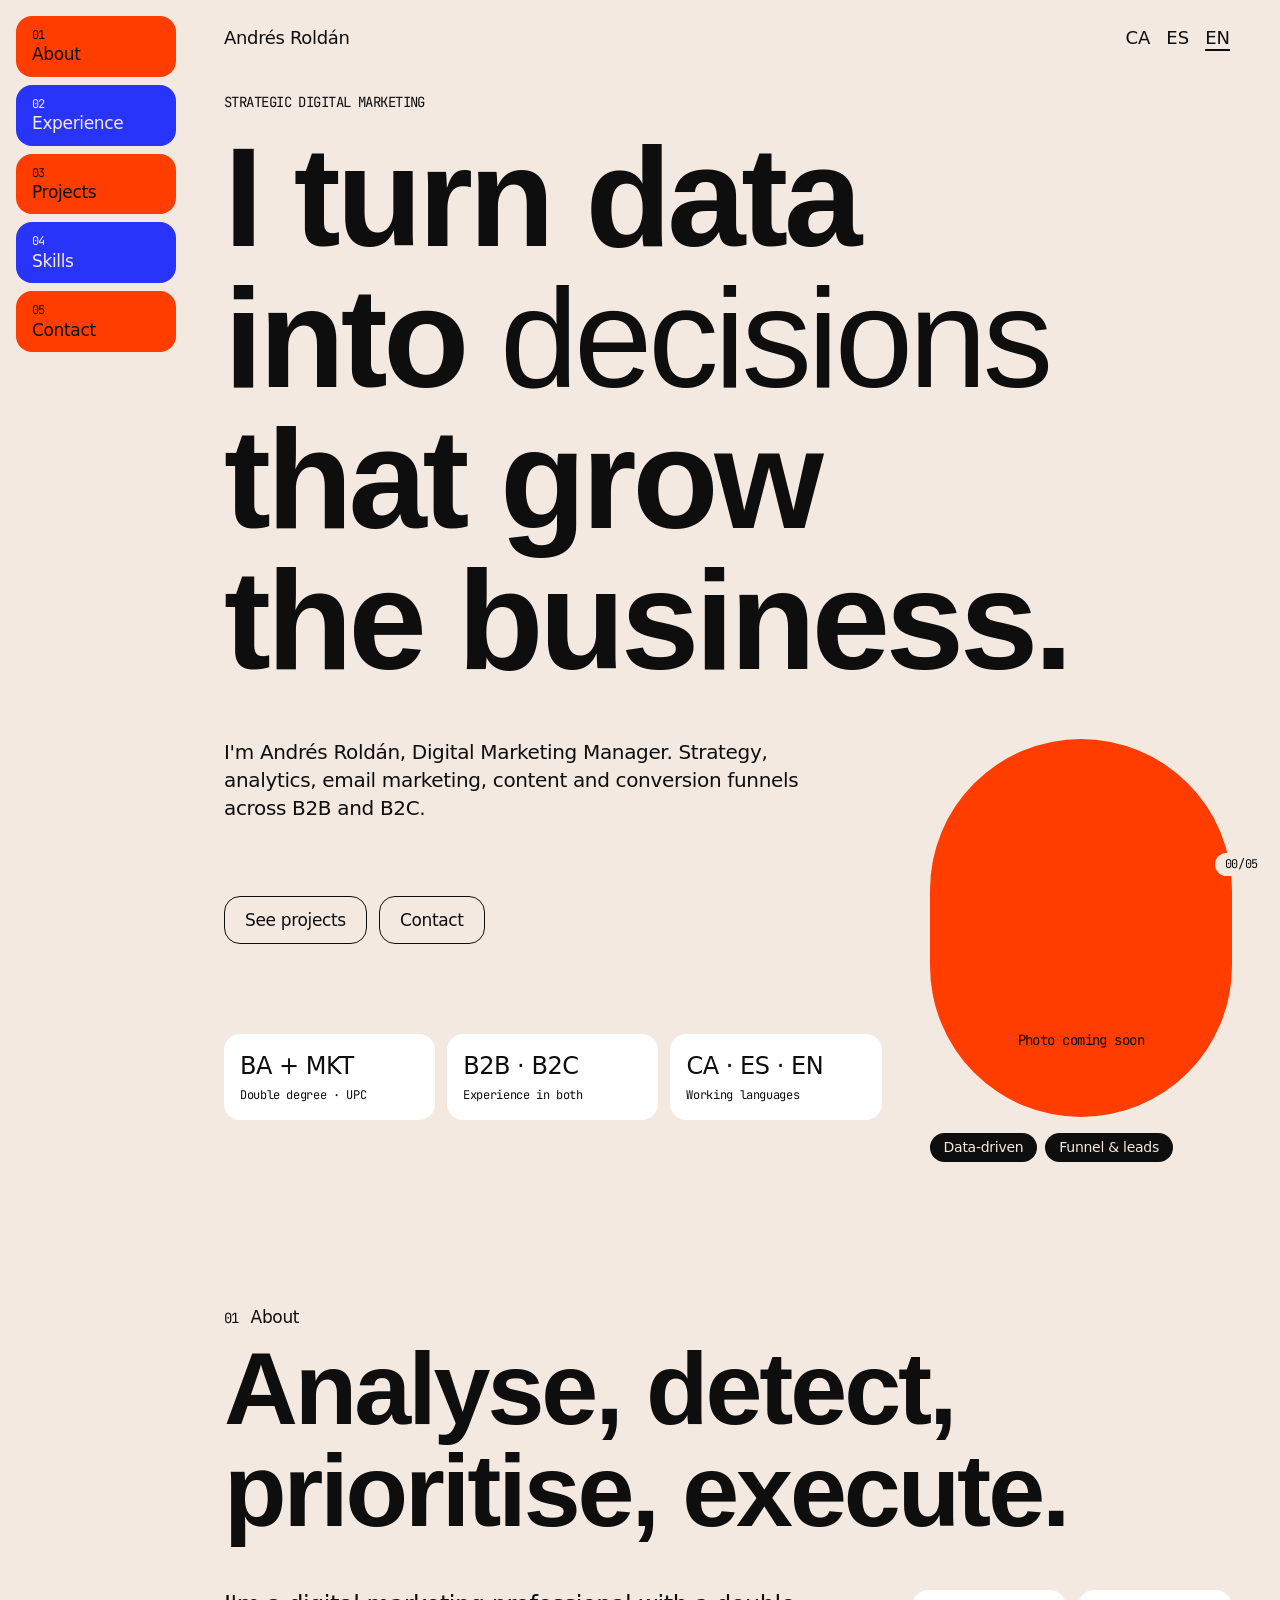
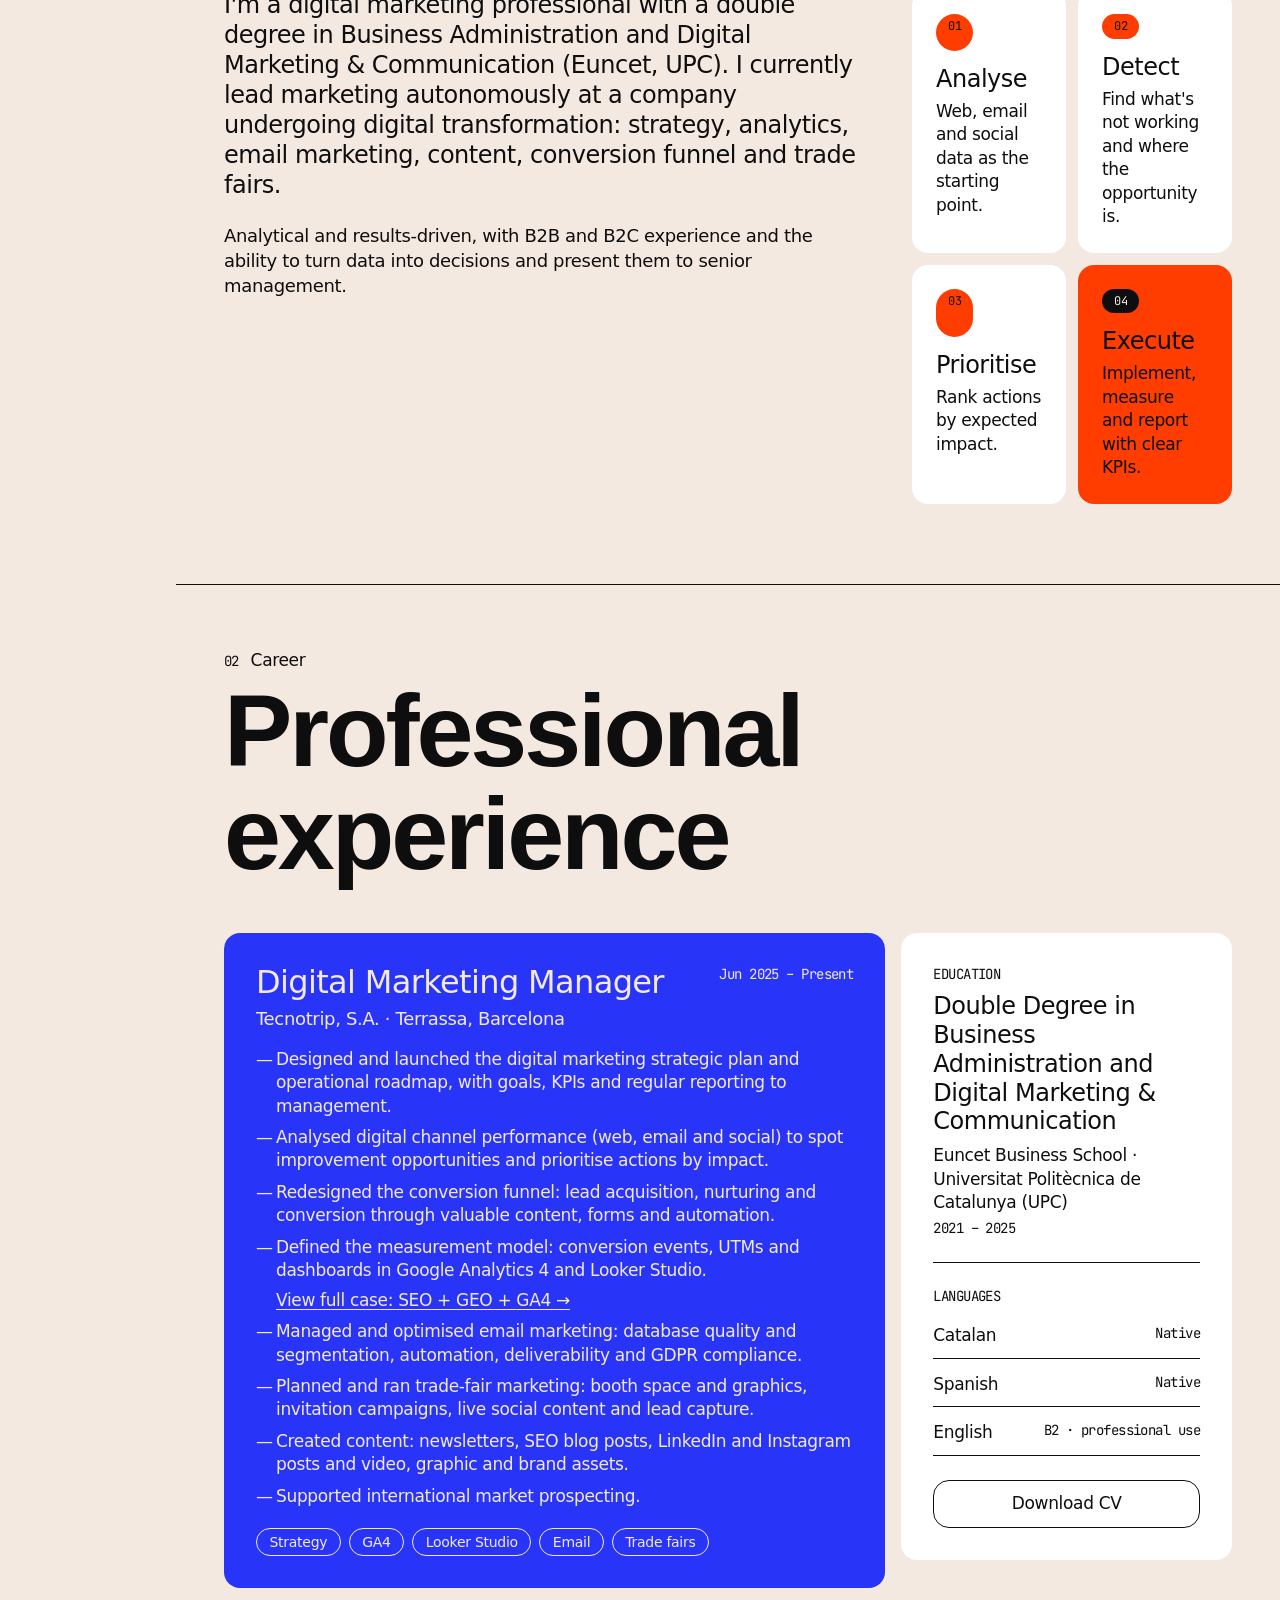
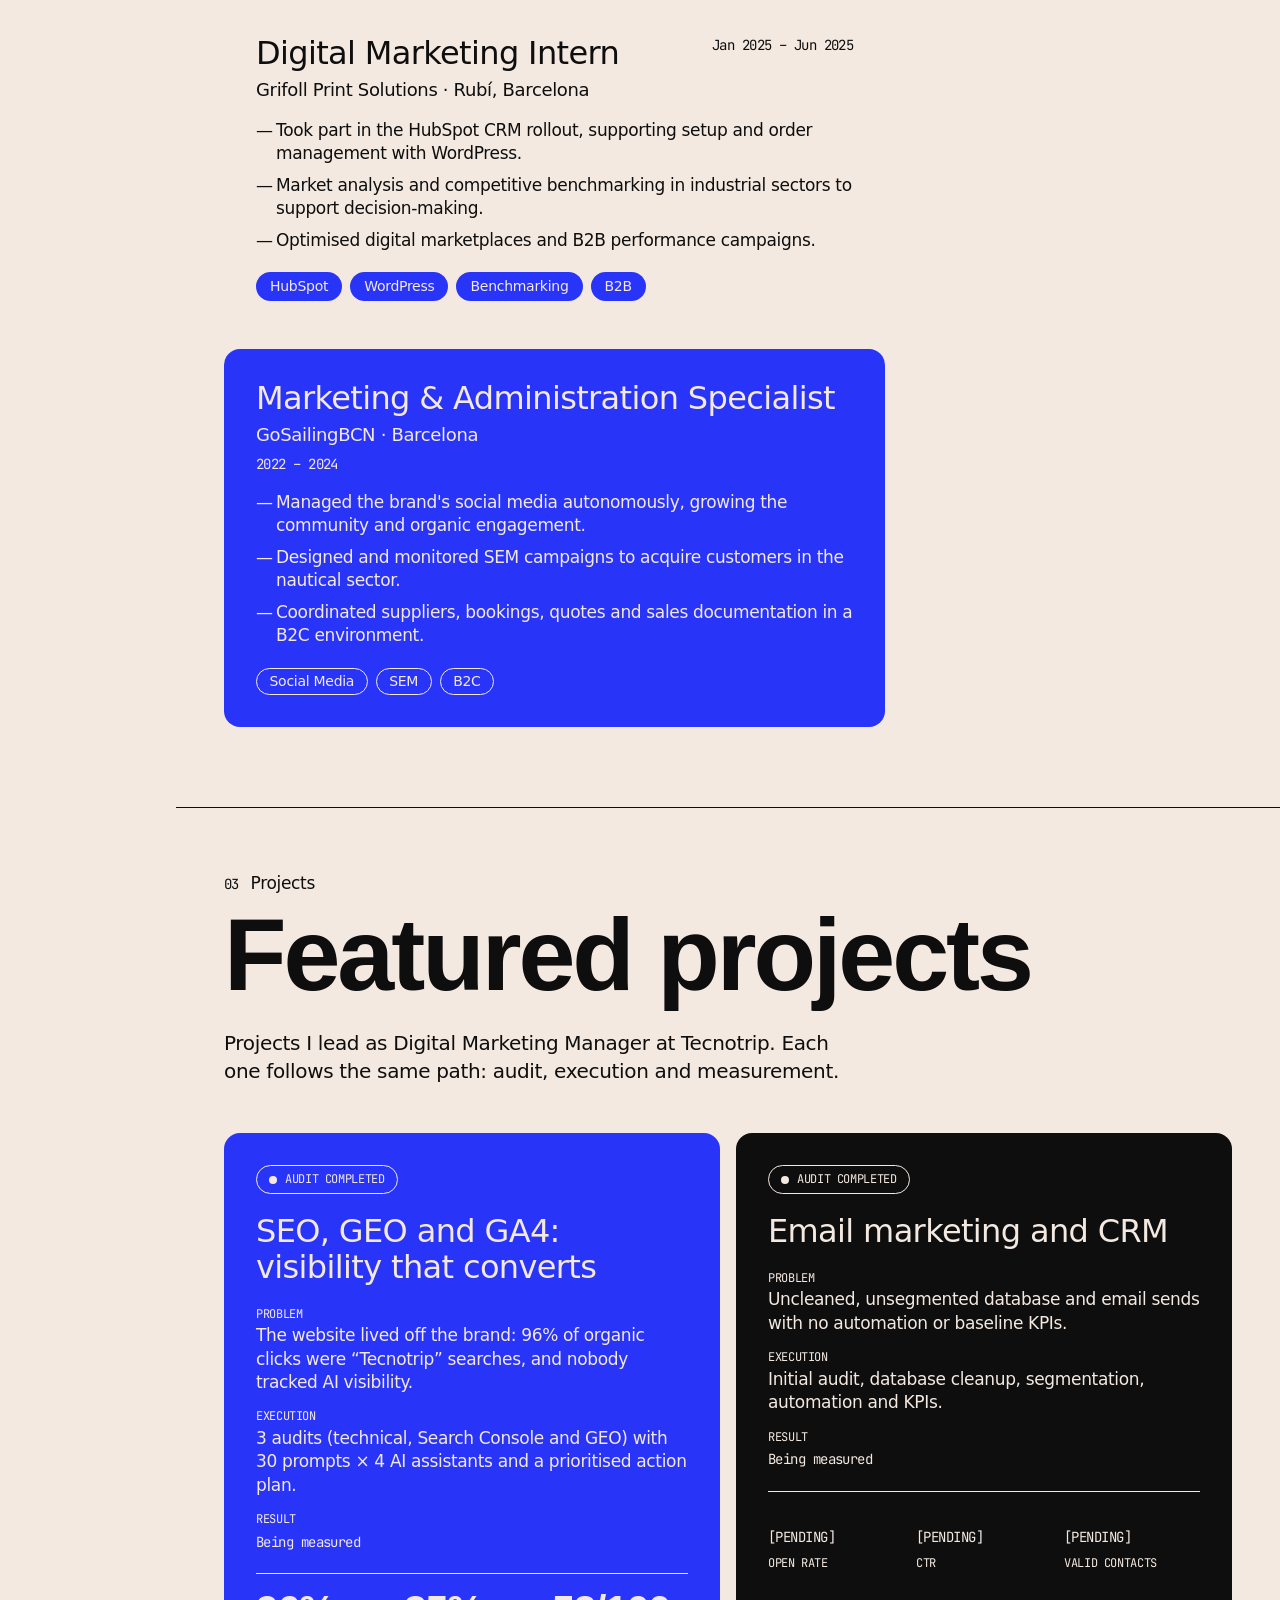
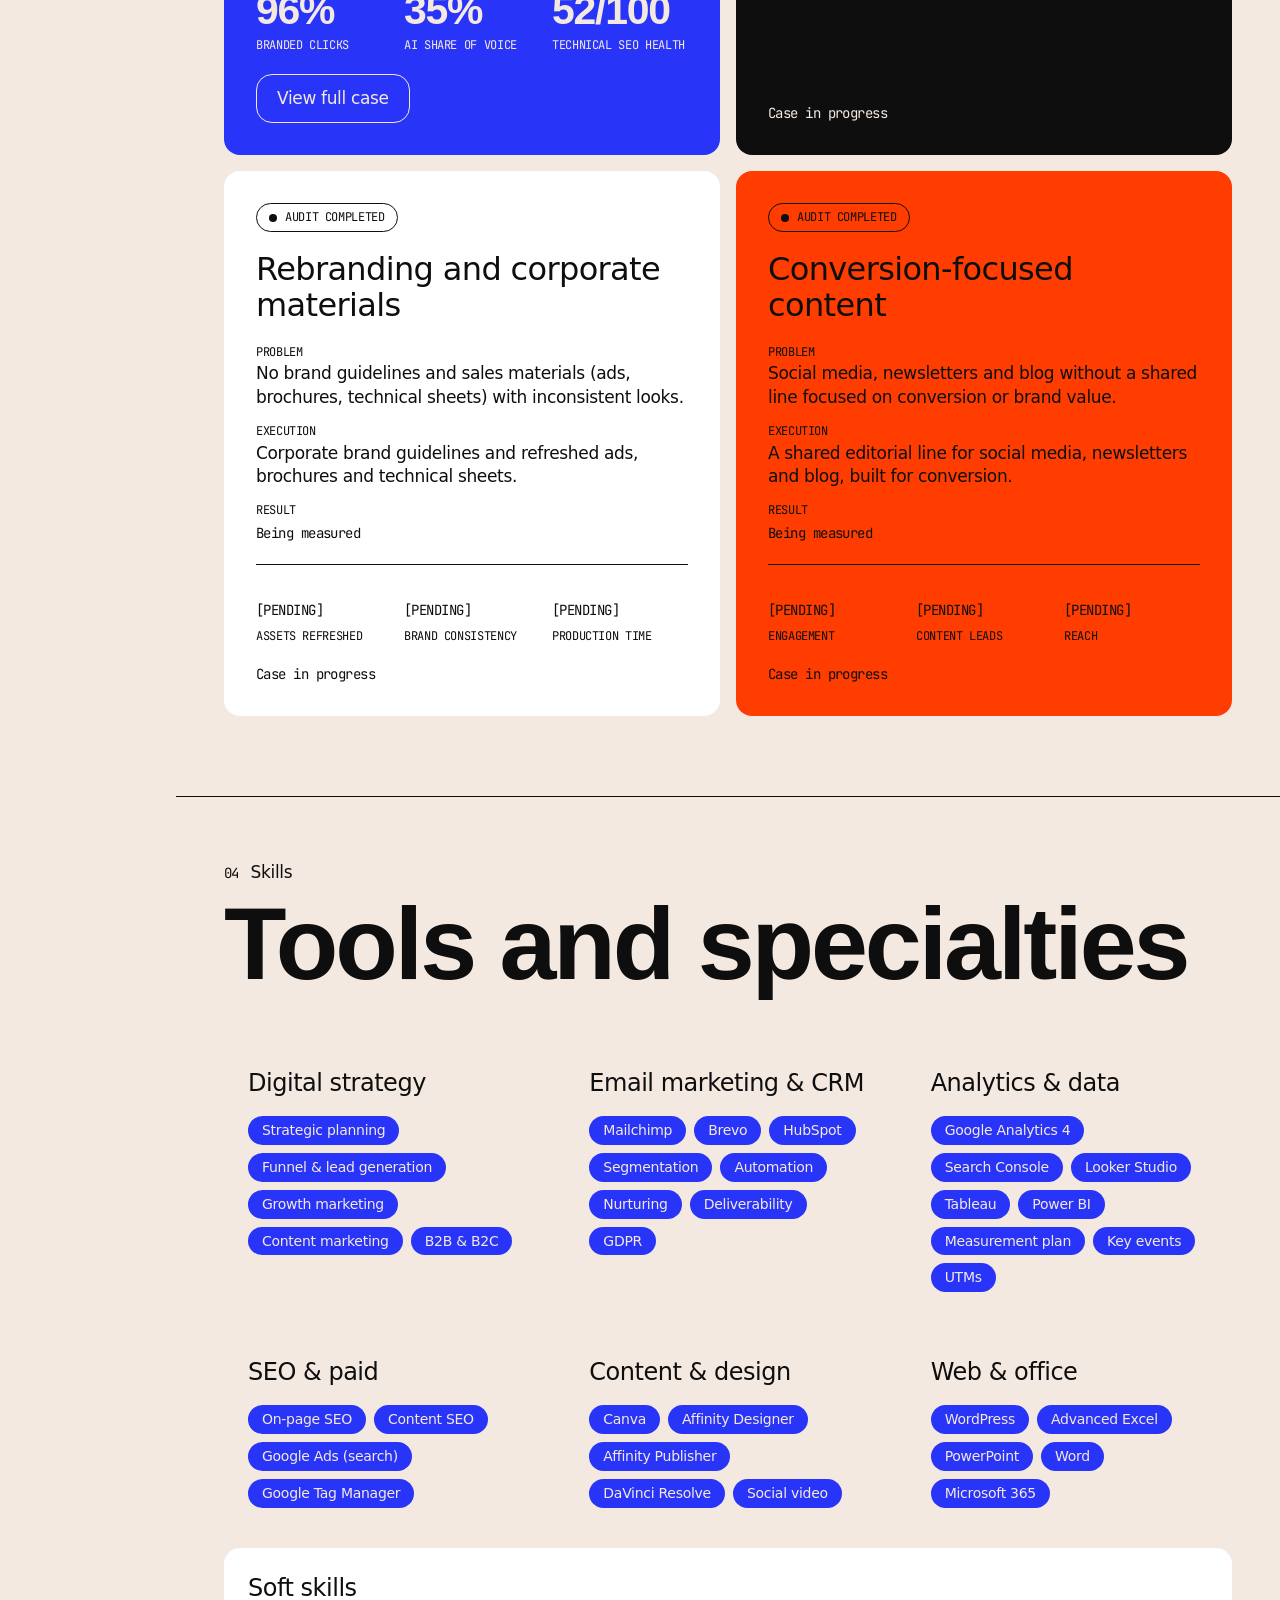
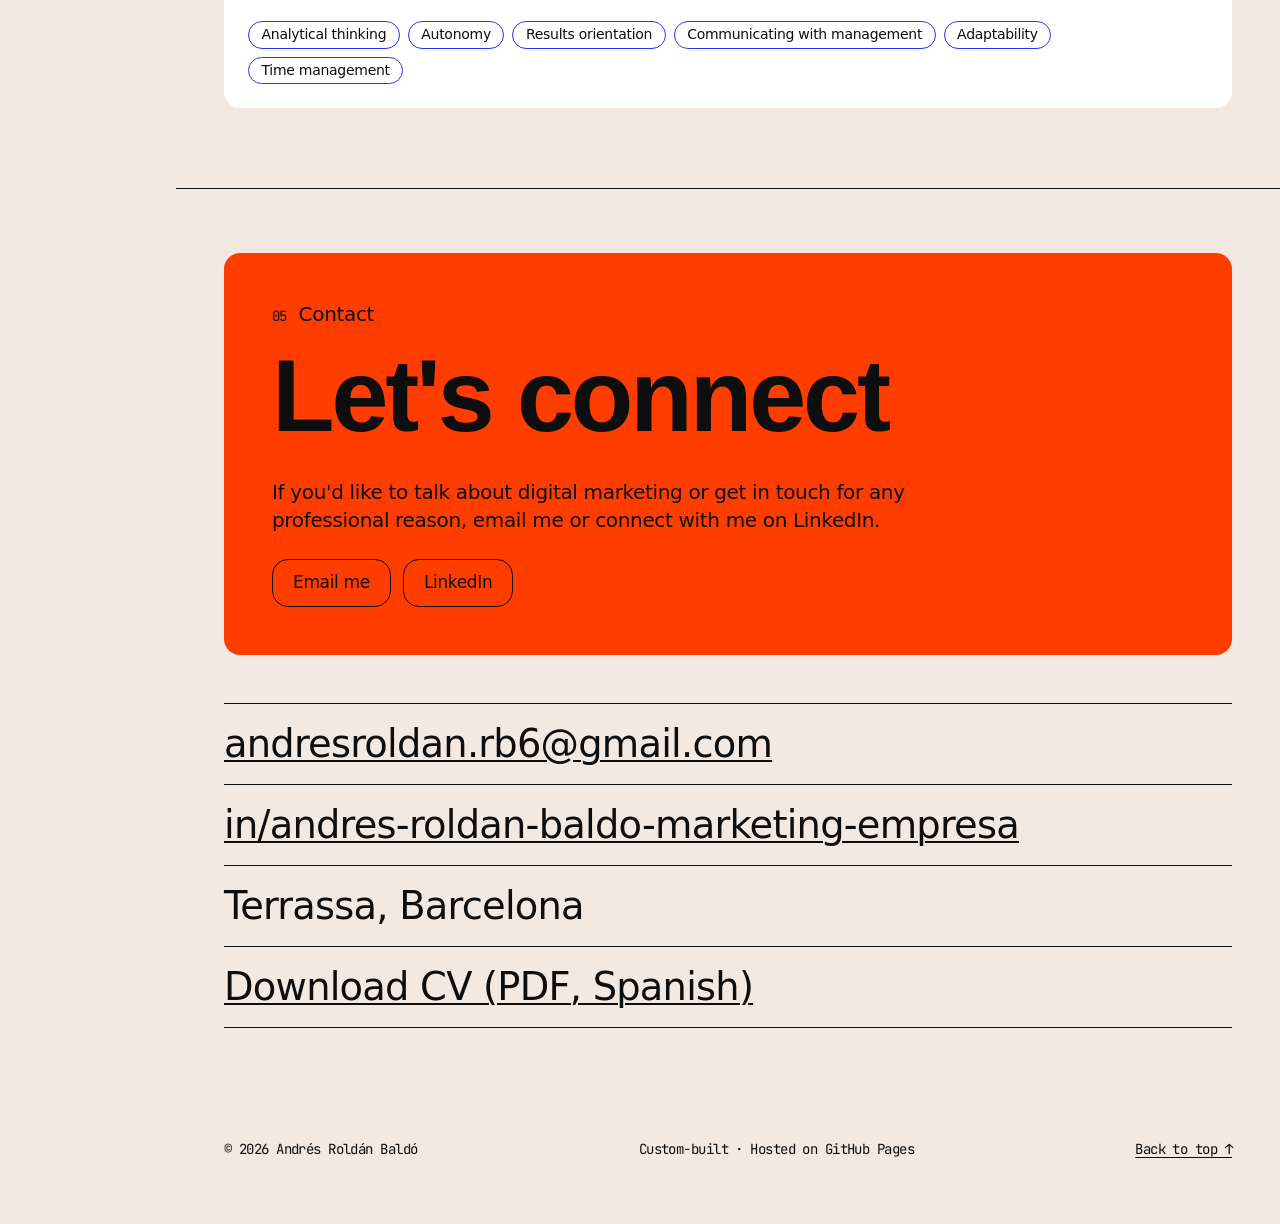
<file: index.html>
<!doctype html>
<html lang="ca">
<head>
  <meta charset="utf-8">
  <meta name="viewport" content="width=device-width, initial-scale=1, viewport-fit=cover">
  <title>Andrés Roldán Baldó · Màrqueting Digital</title>
  <meta name="description" content="Andrés Roldán Baldó — Responsable de Màrqueting Digital. Estratègia, analítica, email marketing, continguts i funnel de conversió en entorns B2B i B2C.">
  <meta name="author" content="Andrés Roldán Baldó">
  <meta name="theme-color" content="#f4e9e1">
  <meta property="og:type" content="website">
  <meta property="og:title" content="Andrés Roldán Baldó · Màrqueting Digital">
  <meta property="og:description" content="CV i portafoli: estratègia digital, analítica, email marketing i funnel de conversió.">
  <link rel="icon" href="assets/img/favicon.svg" type="image/svg+xml">
  <link rel="preconnect" href="https://api.fontshare.com" crossorigin>
  <link rel="preconnect" href="https://cdn.fontshare.com" crossorigin>
  <link rel="preconnect" href="https://fonts.googleapis.com">
  <link rel="preconnect" href="https://fonts.gstatic.com" crossorigin>
  <link href="https://api.fontshare.com/v2/css?f[]=general-sans@400,500&f[]=clash-display@200,600&display=swap" rel="stylesheet">
  <link href="https://fonts.googleapis.com/css2?family=JetBrains+Mono:wght@400&display=swap" rel="stylesheet">
  <link rel="stylesheet" href="assets/css/styles.css">
  <script>document.documentElement.classList.add("js");</script>
  <!-- Datos estructurados (schema.org): describen a la persona para buscadores. Invisibles para el visitante. -->
  <script type="application/ld+json">
  {
    "@context": "https://schema.org",
    "@graph": [
      {
        "@type": "Person",
        "@id": "https://andresrb6.github.io/#person",
        "name": "Andrés Roldán Baldó",
        "url": "https://andresrb6.github.io/",
        "email": "mailto:andresroldan.rb6@gmail.com",
        "jobTitle": "Digital Marketing Manager",
        "worksFor": { "@type": "Organization", "name": "Tecnotrip, S.A." },
        "address": { "@type": "PostalAddress", "addressLocality": "Terrassa", "addressRegion": "Barcelona", "addressCountry": "ES" },
        "alumniOf": [
          { "@type": "CollegeOrUniversity", "name": "Euncet Business School" },
          { "@type": "CollegeOrUniversity", "name": "Universitat Politècnica de Catalunya (UPC)" }
        ],
        "knowsLanguage": ["ca", "es", "en"],
        "knowsAbout": ["Digital marketing strategy", "Email marketing", "CRM", "SEO", "Google Analytics 4", "Looker Studio", "Content marketing", "Lead generation"],
        "sameAs": ["https://www.linkedin.com/in/andres-roldan-baldo-marketing-empresa"]
      },
      {
        "@type": "WebSite",
        "@id": "https://andresrb6.github.io/#website",
        "url": "https://andresrb6.github.io/",
        "name": "Andrés Roldán Baldó",
        "inLanguage": ["ca", "es", "en"],
        "author": { "@id": "https://andresrb6.github.io/#person" }
      }
    ]
  }
  </script>
</head>
<body>
  <!-- Icones funcionals (menú) -->
  <svg width="0" height="0" style="position:absolute" aria-hidden="true">
    <symbol id="i-menu" viewBox="0 0 24 24"><path d="M4 7h16M4 12h16M4 17h16" fill="none" stroke="currentColor" stroke-width="2" stroke-linecap="round"/></symbol>
    <symbol id="i-close" viewBox="0 0 24 24"><path d="M6 6l12 12M18 6L6 18" fill="none" stroke="currentColor" stroke-width="2" stroke-linecap="round"/></symbol>
  </svg>

  <a class="skip-link" href="#main" data-i18n="ui.skip">Salta al contingut</a>

  <!-- Numbered Section Nav Cards (escriptori) -->
  <nav class="sidenav" aria-label="Principal" data-i18n-attr="aria-label:ui.navLabel">
    <ul>
      <li><a class="navcard sec-about" href="#about"><span class="sec-index">01</span><span data-i18n="nav.about">Sobre mi</span></a></li>
      <li><a class="navcard sec-xp" href="#experience"><span class="sec-index">02</span><span data-i18n="nav.experience">Experiència</span></a></li>
      <li><a class="navcard sec-projects" href="#portfolio"><span class="sec-index">03</span><span data-i18n="nav.portfolio">Projectes</span></a></li>
      <li><a class="navcard sec-skills" href="#skills"><span class="sec-index">04</span><span data-i18n="nav.skills">Competències</span></a></li>
      <li><a class="navcard sec-contact" href="#contact"><span class="sec-index">05</span><span data-i18n="nav.contact">Contacte</span></a></li>
    </ul>
  </nav>

  <div class="page">
  <header class="site-header" id="top">
      <a class="brand" href="#hero" aria-label="Andrés Roldán Baldó"><span class="brand-name">Andrés Roldán</span></a>

      <div class="header-actions">
        <div class="lang-switch" role="group" aria-label="Idioma" data-i18n-attr="aria-label:ui.langLabel">
          <button type="button" data-lang="ca" lang="ca" title="Català">CA</button>
          <button type="button" data-lang="es" lang="es" title="Español">ES</button>
          <button type="button" data-lang="en" lang="en" title="English">EN</button>
        </div>
        <button class="menu-toggle" type="button" aria-controls="drawer" aria-expanded="false" aria-label="Obrir menú" data-i18n-attr="aria-label:ui.openMenu">
          <svg aria-hidden="true"><use href="#i-menu"/></svg>
        </button>
      </div>
  </header>

  <!-- Mobile drawer -->
  <div class="drawer-overlay" data-drawer-close hidden></div>
  <aside class="drawer" id="drawer" aria-hidden="true" aria-label="Menú" tabindex="-1">
    <div class="drawer-head">
      <span class="brand-name" aria-hidden="true">Andrés Roldán</span>
      <button class="drawer-close" type="button" data-drawer-close aria-label="Tancar menú" data-i18n-attr="aria-label:ui.closeMenu">
        <svg aria-hidden="true"><use href="#i-close"/></svg>
      </button>
    </div>
    <nav aria-label="Mòbil">
      <ul class="drawer-nav">
        <li><a class="navcard sec-about" href="#about"><span class="sec-index">01</span><span data-i18n="nav.about">Sobre mi</span></a></li>
        <li><a class="navcard sec-xp" href="#experience"><span class="sec-index">02</span><span data-i18n="nav.experience">Experiència</span></a></li>
        <li><a class="navcard sec-projects" href="#portfolio"><span class="sec-index">03</span><span data-i18n="nav.portfolio">Projectes</span></a></li>
        <li><a class="navcard sec-skills" href="#skills"><span class="sec-index">04</span><span data-i18n="nav.skills">Competències</span></a></li>
        <li><a class="navcard sec-contact" href="#contact"><span class="sec-index">05</span><span data-i18n="nav.contact">Contacte</span></a></li>
      </ul>
    </nav>
    <div class="drawer-foot">
      <p class="drawer-label" data-i18n="ui.langLabel">Idioma</p>
      <div class="lang-switch lang-switch--lg" role="group" aria-label="Idioma" data-i18n-attr="aria-label:ui.langLabel">
        <button type="button" data-lang="ca" lang="ca">Català</button>
        <button type="button" data-lang="es" lang="es">Español</button>
        <button type="button" data-lang="en" lang="en">English</button>
      </div>
      <a class="btn btn-block" href="#contact" data-i18n="hero.ctaContact">Contacte</a>
    </div>
  </aside>

  <main id="main">
    <!-- HERO -->
    <section class="hero" id="hero">
            <div class="container hero-grid">
        <div class="hero-copy reveal">
          <p class="eyebrow"><span data-i18n="hero.eyebrow">Màrqueting digital estratègic</span></p>
          <h1 class="hero-title" data-i18n-html="hero.title">Converteixo dades en <em>decisions</em> que fan créixer el negoci.</h1>
          <p class="hero-lead" data-i18n="hero.lead"></p>
          <div class="hero-ctas">
            <a class="btn" href="#portfolio"><span data-i18n="hero.ctaPortfolio">Veure projectes</span></a>
            <a class="btn" href="#contact" data-i18n="hero.ctaContact">Contacte</a>
          </div>
          <ul class="hero-facts" id="hero-facts"></ul>
        </div>

        <div class="hero-visual reveal">
          <!-- FOTO: substitueix el <div class="photo-placeholder"> per <img class="photo" src="assets/img/andres-roldan.webp" alt="Andrés Roldán Baldó" width="760" height="950"> (mateix marc, forma de 187px) -->
          <div class="photo-placeholder" role="img" aria-label="Espai reservat per a la foto" data-i18n-attr="aria-label:hero.photoAlt">
            <span class="photo-caption" data-i18n="hero.photoPending">Foto properament</span>
          </div>
          <ul class="hero-pills" aria-hidden="true">
            <li class="pill" data-i18n="hero.float1">Data-driven</li>
            <li class="pill" data-i18n="hero.float2">Funnel &amp; leads</li>
          </ul>
        </div>
      </div>
    </section>

    <!-- ABOUT -->
    <section class="section section-tint sec-about" id="about">
      <div class="container">
        <div class="section-head reveal">
          <p class="sec-label"><span class="sec-index">01</span><span class="kicker" data-i18n="about.kicker">Sobre mi</span></p>
          <h2 data-i18n="about.title">Analitzar, detectar, prioritzar i executar.</h2>
        </div>
        <div class="about-grid">
          <div class="about-text reveal">
            <p data-i18n="about.p1"></p>
            <p data-i18n="about.p2"></p>
          </div>
          <ol class="method" id="method-list"></ol>
        </div>
      </div>
    </section>

    <!-- EXPERIENCE -->
    <section class="section section-tint sec-xp" id="experience">
      <div class="container">
        <div class="section-head reveal">
          <p class="sec-label"><span class="sec-index">02</span><span class="kicker" data-i18n="experience.kicker">Trajectòria</span></p>
          <h2 data-i18n="experience.title">Experiència professional</h2>
        </div>
        <div class="xp-layout">
          <ol class="timeline" id="timeline"></ol>
          <aside class="edu-card reveal">
            <p class="kicker" data-i18n="education.kicker">Formació</p>
            <h3 data-i18n="education.degree"></h3>
            <p class="edu-school">Euncet Business School · Universitat Politècnica de Catalunya (UPC)</p>
            <p class="edu-date">2021 – 2025</p>
            <hr>
            <p class="kicker" data-i18n="education.langsTitle">Idiomes</p>
            <ul class="lang-levels" id="lang-levels"></ul>
            <a class="btn btn-block" href="assets/docs/CV_Andres_Roldan_ES_2026.pdf" download><span data-i18n="ui.downloadCv">Descarregar CV</span></a>
          </aside>
        </div>
      </div>
    </section>

    <!-- PROJECTS (hub de casos de estudio; datos en data/casos.json) -->
    <section class="section section-tint sec-projects" id="portfolio">
      <div class="container">
        <div class="section-head reveal">
          <p class="sec-label"><span class="sec-index">03</span><span class="kicker" data-i18n="portfolio.kicker">Projectes</span></p>
          <h2 data-i18n="portfolio.title">Projectes destacats</h2>
          <p class="section-intro" data-i18n="portfolio.intro"></p>
        </div>
        <div class="projects projects--hub" id="projects" aria-live="polite"></div>
      </div>
    </section>

    <!-- SKILLS -->
    <section class="section section-tint sec-skills" id="skills">
      <div class="container">
        <div class="section-head reveal">
          <p class="sec-label"><span class="sec-index">04</span><span class="kicker" data-i18n="skills.kicker">Competències</span></p>
          <h2 data-i18n="skills.title">Eines i especialitats</h2>
        </div>
        <div class="skills-grid" id="skills-grid"></div>
        <div class="soft reveal">
          <h3 data-i18n="skills.softTitle">Soft skills</h3>
          <ul class="chips chips--soft" id="soft-skills"></ul>
        </div>
      </div>
    </section>

    <!-- CONTACT -->
    <section class="section section-tint sec-contact" id="contact">
      <div class="container">
        <div class="contact-card reveal">
          <div class="contact-copy">
            <p class="sec-label"><span class="sec-index">05</span><span class="kicker" data-i18n="contact.kicker">Contacte</span></p>
            <h2 data-i18n="contact.title">Connectem?</h2>
            <p data-i18n="contact.text"></p>
            <div class="contact-ctas">
              <a class="btn" href="mailto:andresroldan.rb6@gmail.com"><span data-i18n="contact.email">Escriu-me</span></a>
              <a class="btn" href="https://www.linkedin.com/in/andres-roldan-baldo-marketing-empresa" target="_blank" rel="noopener">LinkedIn</a>
            </div>
          </div>
          <ul class="contact-list">
            <li><a href="mailto:andresroldan.rb6@gmail.com">andresroldan.rb6@gmail.com</a></li>
            <li><a href="https://www.linkedin.com/in/andres-roldan-baldo-marketing-empresa" target="_blank" rel="noopener">in/andres-roldan-baldo-marketing-empresa</a></li>
            <li><span>Terrassa, Barcelona</span></li>
            <li><a href="assets/docs/CV_Andres_Roldan_ES_2026.pdf" download data-i18n="ui.downloadCvLong">Descarregar CV (PDF)</a></li>
          </ul>
        </div>
      </div>
    </section>
  </main>

  <footer class="site-footer">
    <div class="container footer-inner">
      <p>© <span id="year">2026</span> Andrés Roldán Baldó</p>
      <p class="footer-note" data-i18n="ui.footer">Fet a mida · Allotjat a GitHub Pages</p>
      <a class="to-top" href="#hero" data-i18n="ui.toTop">Tornar a dalt ↑</a>
    </div>
  </footer>
  </div>

  <!-- Scroll Progress Bar + comptador de secció -->
  <div class="progress" aria-hidden="true"><span class="progress-bar"></span></div>
  <p class="progress-count" aria-hidden="true"><span id="sec-count">00</span>/05</p>

  <noscript><p class="noscript">Aquesta web necessita JavaScript per mostrar el contingut. · Esta web necesita JavaScript. · This site requires JavaScript.</p></noscript>

  <script src="assets/js/content.js"></script>
  <script src="assets/js/cases-data.js"></script>
  <script src="assets/js/projects-hub.js"></script>
  <script src="assets/js/main.js"></script>
</body>
</html>
</file>
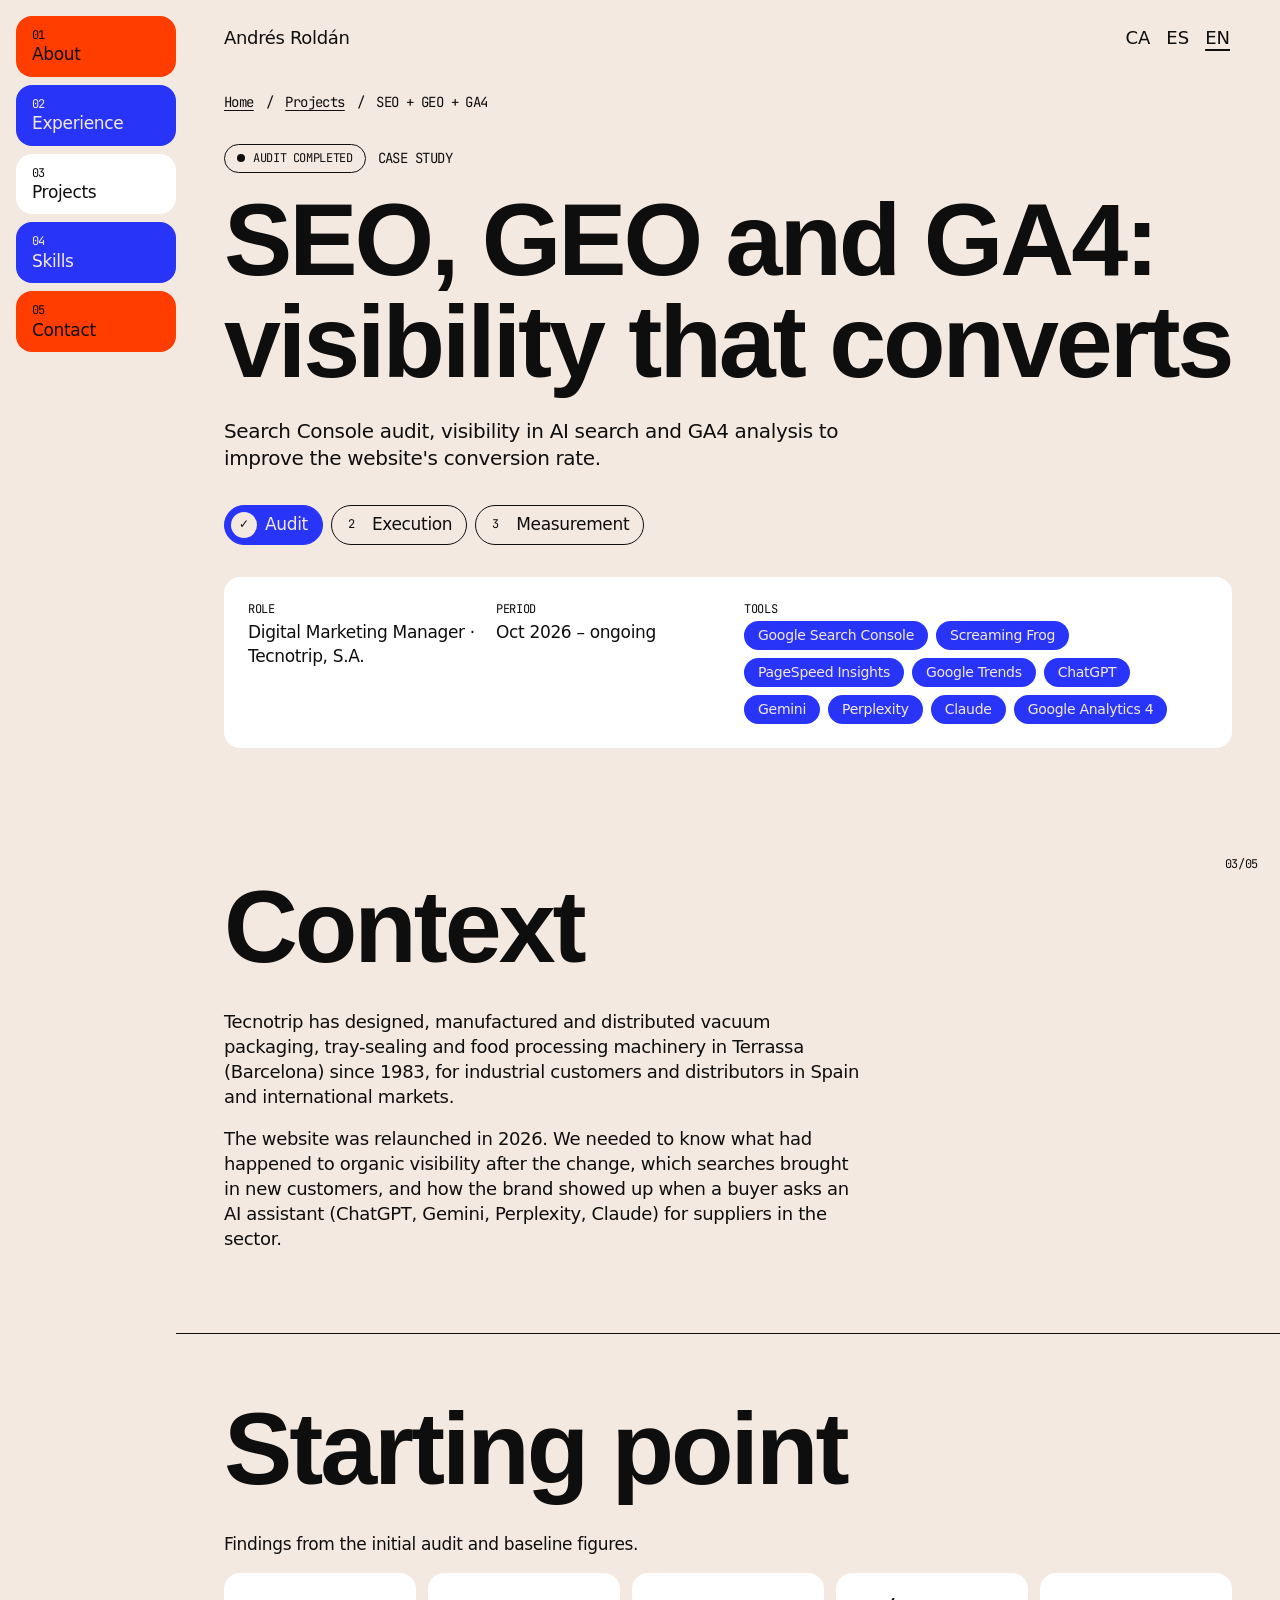
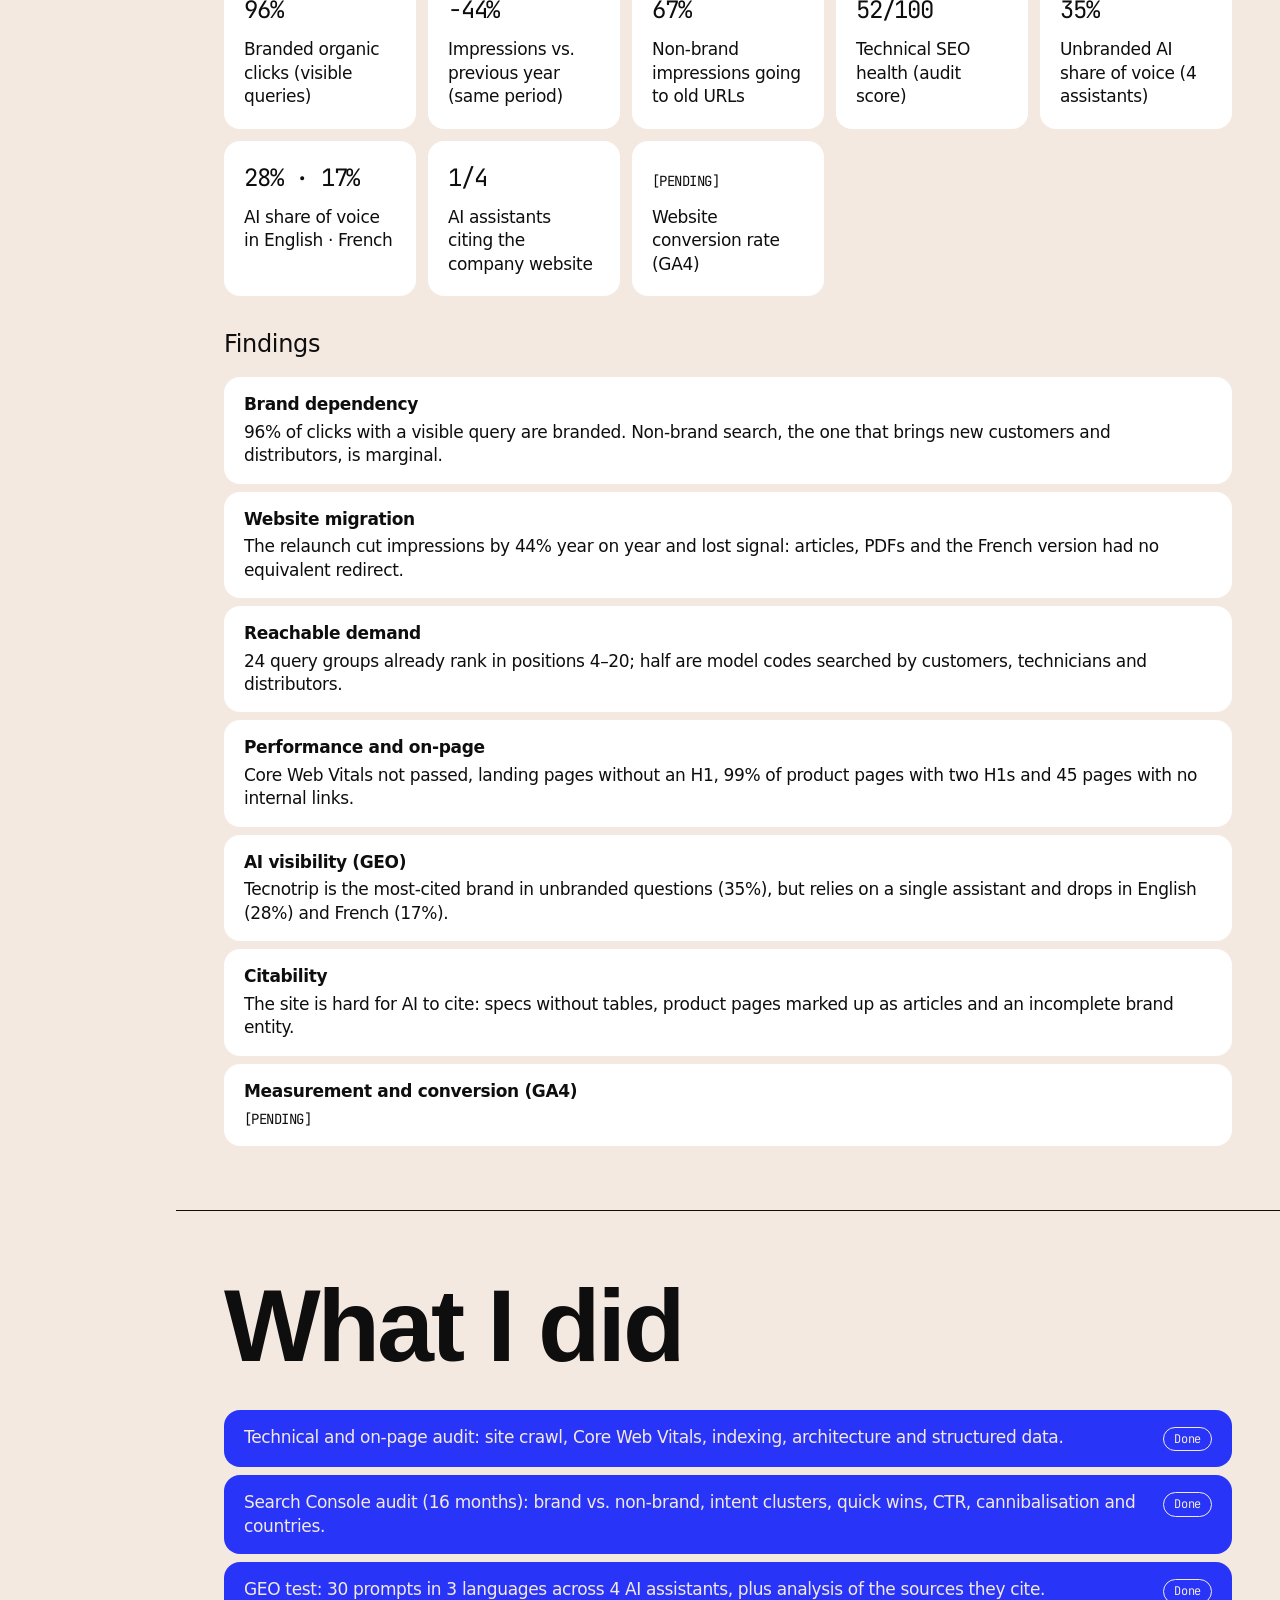
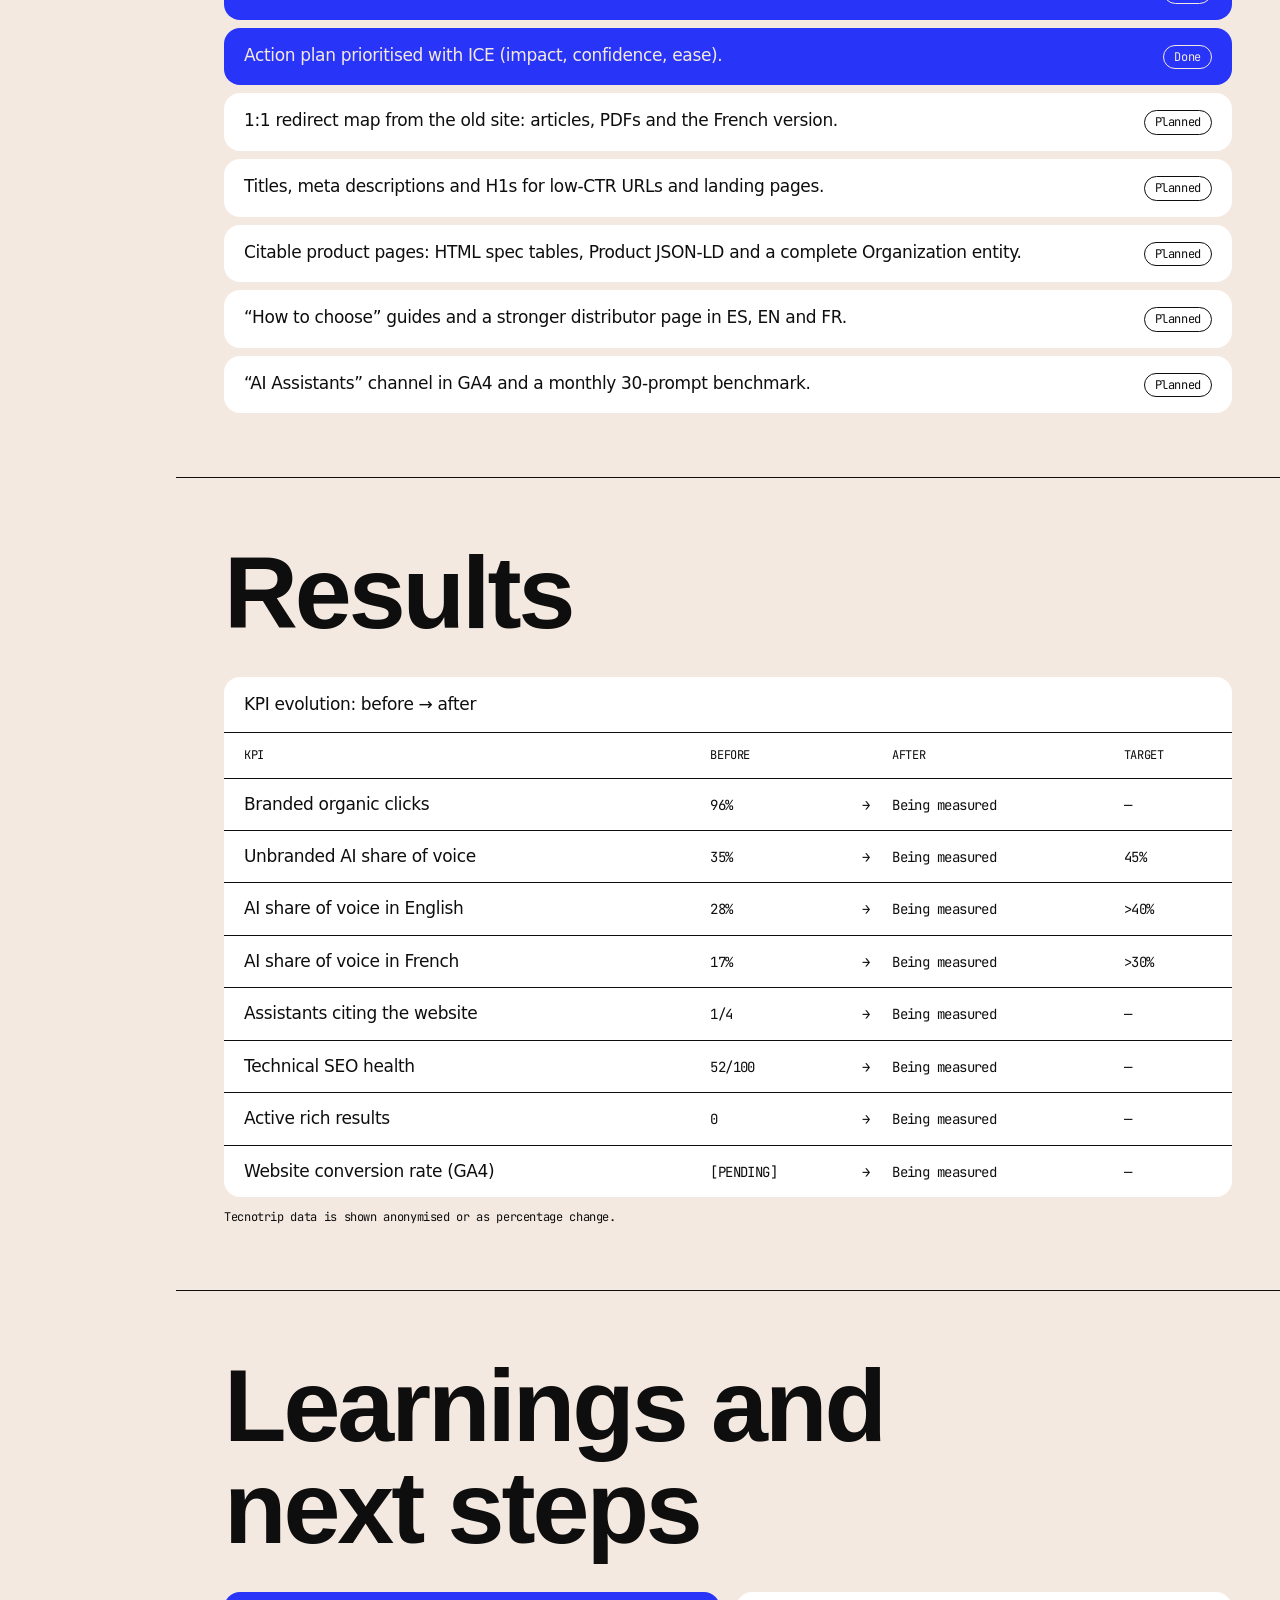
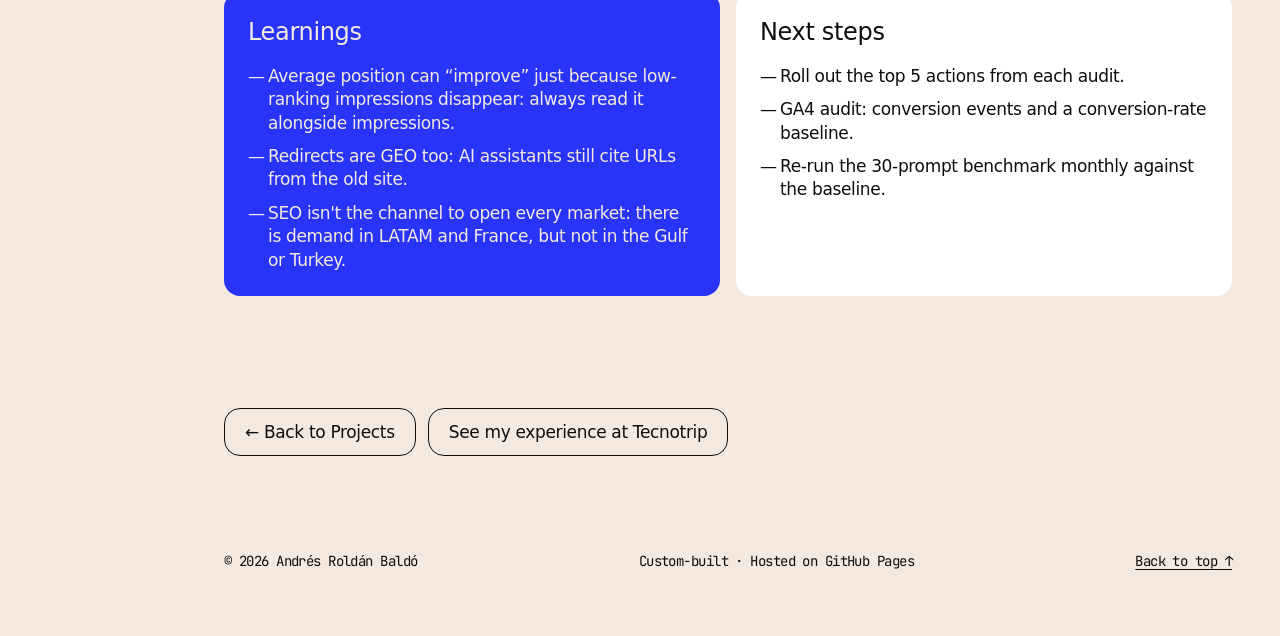
<file: casos/seo-geo-ga4.html>
<!doctype html>
<html lang="en">
<head>
  <meta charset="utf-8">
  <meta name="viewport" content="width=device-width, initial-scale=1, viewport-fit=cover">
  <!-- SEO: metadatos en inglés (vista previa internacional). El JS traduce título y descripción al idioma del visitante. -->
  <title>SEO, GEO and GA4: visibility that converts · Case study · Andrés Roldán Baldó</title>
  <meta name="description" content="Case study: Search Console audit, visibility in AI search (GEO) and GA4 analysis to improve the conversion rate of Tecnotrip's website.">
  <meta name="author" content="Andrés Roldán Baldó">
  <meta name="theme-color" content="#f4e9e1">
  <link rel="canonical" href="https://andresrb6.github.io/casos/seo-geo-ga4.html">
  <meta property="og:type" content="article">
  <meta property="og:site_name" content="Andrés Roldán Baldó">
  <meta property="og:locale" content="en_GB">
  <meta property="og:url" content="https://andresrb6.github.io/casos/seo-geo-ga4.html">
  <meta property="og:title" content="SEO, GEO and GA4: visibility that converts · Case study">
  <meta property="og:description" content="Search Console audit, visibility in AI search (GEO) and GA4 analysis to improve the conversion rate of Tecnotrip's website.">
  <meta name="twitter:card" content="summary">
  <link rel="icon" href="../assets/img/favicon.svg" type="image/svg+xml">
  <link rel="preconnect" href="https://api.fontshare.com" crossorigin>
  <link rel="preconnect" href="https://cdn.fontshare.com" crossorigin>
  <link rel="preconnect" href="https://fonts.googleapis.com">
  <link rel="preconnect" href="https://fonts.gstatic.com" crossorigin>
  <link href="https://api.fontshare.com/v2/css?f[]=general-sans@400,500&f[]=clash-display@200,600&display=swap" rel="stylesheet">
  <link href="https://fonts.googleapis.com/css2?family=JetBrains+Mono:wght@400&display=swap" rel="stylesheet">
  <link rel="stylesheet" href="../assets/css/styles.css">
  <script>document.documentElement.classList.add("js");</script>
  <!-- Datos estructurados: este caso de estudio, enlazado a la persona definida en index.html -->
  <script type="application/ld+json">
  {
    "@context": "https://schema.org",
    "@type": "CreativeWork",
    "@id": "https://andresrb6.github.io/casos/seo-geo-ga4.html#case",
    "url": "https://andresrb6.github.io/casos/seo-geo-ga4.html",
    "name": "SEO, GEO and GA4: visibility that converts",
    "headline": "SEO, GEO and GA4: visibility that converts",
    "description": "Search Console audit, visibility in AI search (GEO) and GA4 analysis to improve the conversion rate of Tecnotrip's website.",
    "genre": "Case study",
    "inLanguage": "en",
    "keywords": ["SEO", "GEO", "Google Search Console", "Google Analytics 4", "Conversion rate"],
    "author": { "@type": "Person", "@id": "https://andresrb6.github.io/#person", "name": "Andrés Roldán Baldó" },
    "sourceOrganization": { "@type": "Organization", "name": "Tecnotrip, S.A." },
    "isPartOf": { "@id": "https://andresrb6.github.io/#website" }
  }
  </script>
</head>
<!--
  Pàgina de cas: només canvien data-case i les metadades de dalt.
  El contingut és a data/casos.json (plantilla: assets/js/case.js).
  CONFIDENCIAL: anonimitzar captures i xifres absolutes de GA4, Search Console i
  Brevo (o mostrar-les com a variació %) i demanar el vistiplau a Tecnotrip.
-->
<body class="case-page sec-projects" data-case="seo-geo-ga4" data-root="../">
  <!-- Icones funcionals (menú) -->
  <svg width="0" height="0" style="position:absolute" aria-hidden="true">
    <symbol id="i-menu" viewBox="0 0 24 24"><path d="M4 7h16M4 12h16M4 17h16" fill="none" stroke="currentColor" stroke-width="2" stroke-linecap="round"/></symbol>
    <symbol id="i-close" viewBox="0 0 24 24"><path d="M6 6l12 12M18 6L6 18" fill="none" stroke="currentColor" stroke-width="2" stroke-linecap="round"/></symbol>
  </svg>

  <a class="skip-link" href="#main" data-i18n="ui.skip">Salta al contingut</a>

  <!-- Numbered Section Nav Cards (escriptori) -->
  <nav class="sidenav" aria-label="Principal" data-i18n-attr="aria-label:ui.navLabel">
    <ul>
      <li><a class="navcard sec-about" href="../#about"><span class="sec-index">01</span><span data-i18n="nav.about">Sobre mi</span></a></li>
      <li><a class="navcard sec-xp" href="../#experience"><span class="sec-index">02</span><span data-i18n="nav.experience">Experiència</span></a></li>
      <li><a class="navcard sec-projects is-active" aria-current="true" href="../#portfolio"><span class="sec-index">03</span><span data-i18n="nav.portfolio">Projectes</span></a></li>
      <li><a class="navcard sec-skills" href="../#skills"><span class="sec-index">04</span><span data-i18n="nav.skills">Competències</span></a></li>
      <li><a class="navcard sec-contact" href="../#contact"><span class="sec-index">05</span><span data-i18n="nav.contact">Contacte</span></a></li>
    </ul>
  </nav>

  <div class="page">
  <header class="site-header" id="top">
      <a class="brand" href="../#hero" aria-label="Andrés Roldán Baldó"><span class="brand-name">Andrés Roldán</span></a>

      <div class="header-actions">
        <div class="lang-switch" role="group" aria-label="Idioma" data-i18n-attr="aria-label:ui.langLabel">
          <button type="button" data-lang="ca" lang="ca" title="Català">CA</button>
          <button type="button" data-lang="es" lang="es" title="Español">ES</button>
          <button type="button" data-lang="en" lang="en" title="English">EN</button>
        </div>
        <button class="menu-toggle" type="button" aria-controls="drawer" aria-expanded="false" aria-label="Obrir menú" data-i18n-attr="aria-label:ui.openMenu">
          <svg aria-hidden="true"><use href="#i-menu"/></svg>
        </button>
      </div>
  </header>

  <!-- Mobile drawer -->
  <div class="drawer-overlay" data-drawer-close hidden></div>
  <aside class="drawer" id="drawer" aria-hidden="true" aria-label="Menú" tabindex="-1">
    <div class="drawer-head">
      <span class="brand-name" aria-hidden="true">Andrés Roldán</span>
      <button class="drawer-close" type="button" data-drawer-close aria-label="Tancar menú" data-i18n-attr="aria-label:ui.closeMenu">
        <svg aria-hidden="true"><use href="#i-close"/></svg>
      </button>
    </div>
    <nav aria-label="Mòbil">
      <ul class="drawer-nav">
        <li><a class="navcard sec-about" href="../#about"><span class="sec-index">01</span><span data-i18n="nav.about">Sobre mi</span></a></li>
        <li><a class="navcard sec-xp" href="../#experience"><span class="sec-index">02</span><span data-i18n="nav.experience">Experiència</span></a></li>
        <li><a class="navcard sec-projects is-active" aria-current="true" href="../#portfolio"><span class="sec-index">03</span><span data-i18n="nav.portfolio">Projectes</span></a></li>
        <li><a class="navcard sec-skills" href="../#skills"><span class="sec-index">04</span><span data-i18n="nav.skills">Competències</span></a></li>
        <li><a class="navcard sec-contact" href="../#contact"><span class="sec-index">05</span><span data-i18n="nav.contact">Contacte</span></a></li>
      </ul>
    </nav>
    <div class="drawer-foot">
      <p class="drawer-label" data-i18n="ui.langLabel">Idioma</p>
      <div class="lang-switch lang-switch--lg" role="group" aria-label="Idioma" data-i18n-attr="aria-label:ui.langLabel">
        <button type="button" data-lang="ca" lang="ca">Català</button>
        <button type="button" data-lang="es" lang="es">Español</button>
        <button type="button" data-lang="en" lang="en">English</button>
      </div>
      <a class="btn btn-block" href="../#contact" data-i18n="hero.ctaContact">Contacte</a>
    </div>
  </aside>

  <main id="main">
    <div id="case-root">
      <!-- Contenido de respaldo sin JS; case.js lo sustituye -->
      <div class="container case-container case-fallback">
        <h1>SEO, GEO and GA4: visibility that converts</h1>
        <p>Search Console audit, visibility in AI search (GEO) and GA4 analysis to improve the website's conversion rate.</p>
        <p><a href="../#portfolio">← Projects</a></p>
      </div>
    </div>
  </main>

  <footer class="site-footer">
    <div class="container footer-inner">
      <p>© <span id="year">2026</span> Andrés Roldán Baldó</p>
      <p class="footer-note" data-i18n="ui.footer">Fet a mida · Allotjat a GitHub Pages</p>
      <a class="to-top" href="#top" data-i18n="ui.toTop">Tornar a dalt ↑</a>
    </div>
  </footer>
  </div>

  <!-- Scroll Progress Bar + comptador de secció -->
  <div class="progress" aria-hidden="true"><span class="progress-bar"></span></div>
  <p class="progress-count" aria-hidden="true"><span id="sec-count">03</span>/05</p>

  <script src="../assets/js/content.js"></script>
  <script src="../assets/js/cases-data.js"></script>
  <script src="../assets/js/case.js"></script>
  <script src="../assets/js/main.js"></script>
</body>
</html>
</file>
<file: assets/css/styles.css>
/* =========================================================
   Andrés Roldán Baldó · CV + projectes
   Sistema: Raw Materials (Refero Styles), adaptat a CV.
   Zine pla sobre crema: display gegant i un color per capítol.
   Regles: sense ombres, blur ni degradats; radi 16px
   (pills 99px, forma display 187px); text sempre AA.
   ========================================================= */

/* ---------- 1. TOKENS ---------- */
:root {
  /* Neutres */
  --ink: #0e0e0e;
  --cream: #f4e9e1;           /* Bone Cream: canvas */
  --paper: #ffffff;           /* Paper White: superfície elevada / nav activa */

  /* Només dos colors: vermell (Ember, el de la foto) i blau (Cobalt).
     Ember no s'usa mai com a color de text (no arriba a AA): hi va tinta a sobre. */
  --ember: #ff3d00;
  --cobalt: #2835f8;

  /* Tipografia: 3 famílies */
  --f-ui: "General Sans", system-ui, -apple-system, "Segoe UI", Roboto, Arial, sans-serif;
  --f-display: "Clash Display", "General Sans", "Arial Black", Arial, sans-serif;
  --f-mono: "JetBrains Mono", ui-monospace, SFMono-Regular, Menlo, Consolas, monospace;

  /* Escala (UI ≤ 46px; display gran) */
  --t-caption: 12px;
  --t-sm: 14px;
  --t-body: 17px;
  --t-lead: 20px;
  --t-h-sm: 24px;
  --t-h: 32px;
  --t-h-lg: 46px;
  --t-hero: clamp(56px, 11vw, 200px);
  --t-section: clamp(48px, 8vw, 130px);
  --lh-body: 1.38;
  --ls-body: -0.02em;

  /* Radis */
  --r: 16px;
  --r-pill: 99px;
  --r-shape: 187px;

  /* Espaiats (base 8) */
  --s-8: 8px;
  --s-16: 16px;
  --s-24: 24px;
  --s-32: 32px;
  --s-48: 48px;
  --s-64: 64px;
  --s-80: 80px;
  --pad-x: clamp(16px, 4vw, 48px);
  --side: 160px;              /* columna de navegació */

  --ease: cubic-bezier(.4, 0, .2, 1);
}

/* Tema de cada capítol: alterna vermell i blau sobre el fons crema */
.sec-about    { --sec: var(--ember);  --on-sec: var(--ink); }
.sec-xp       { --sec: var(--cobalt); --on-sec: var(--cream); }
.sec-projects { --sec: var(--ember);  --on-sec: var(--ink); }
.sec-skills   { --sec: var(--cobalt); --on-sec: var(--cream); }
.sec-contact  { --sec: var(--ember);  --on-sec: var(--ink); }

/* ---------- 2. BASE ---------- */
*, *::before, *::after { box-sizing: border-box; }
html { scroll-behavior: smooth; scroll-padding-top: 24px; -webkit-text-size-adjust: 100%; }
body {
  margin: 0; background: var(--cream); color: var(--ink);
  font-family: var(--f-ui); font-weight: 400; font-size: var(--t-body); line-height: var(--lh-body); letter-spacing: var(--ls-body);
  font-feature-settings: "ss02"; -webkit-font-smoothing: antialiased;
}
body.no-scroll { overflow: hidden; }
img { display: block; max-width: 100%; }
svg { width: 1em; height: 1em; }
h1, h2, h3, h4 { margin: 0; font-weight: 500; }
p { margin: 0 0 1em; }
ul, ol, dl, dd { margin: 0; padding: 0; list-style: none; }
button { font: inherit; color: inherit; cursor: pointer; }
a { color: inherit; text-decoration: underline; text-decoration-thickness: 1px; text-underline-offset: 3px; transition: text-decoration-color .15s var(--ease); }
a:hover { text-decoration-thickness: 2px; text-decoration-color: var(--sec, var(--ink)); }
:focus-visible { outline: 3px solid currentColor; outline-offset: 3px; border-radius: 4px; }
.sr-only { position: absolute; width: 1px; height: 1px; overflow: hidden; clip: rect(0 0 0 0); white-space: nowrap; }
.mono { font-family: var(--f-mono); letter-spacing: -0.05em; }
.container { width: 100%; padding-inline: var(--pad-x); }
.reveal { opacity: 1; transform: none; } /* sense fade-up en fer scroll */
/* Les columnes poden encongir-se: les paraules llargues parteixen línia en lloc de retallar-se */
.hero-grid > *, .about-grid > *, .xp-layout > *, .contact-card > *, .projects > *, .skills-grid > * { min-width: 0; }

.skip-link {
  position: absolute; left: 16px; top: -80px; z-index: 300;
  background: var(--ink); color: var(--cream); padding: 12px 20px; border-radius: var(--r); text-decoration: none;
}
.skip-link:focus { top: 16px; }

/* Display (Clash Display, mai per sota de 44px) */
.display, .hero-title, .section-head h2, .case-title, .case-section h2, .contact-card h2 {
  font-family: var(--f-display); font-weight: 600; line-height: 1; letter-spacing: -0.03em;
  overflow-wrap: normal; word-break: normal; hyphens: manual; -webkit-hyphens: manual; text-wrap: balance;
}

/* ---------- 3. COMPONENTS ---------- */
/* Ghost Button */
.btn {
  display: inline-flex; align-items: center; justify-content: center; gap: 8px;
  min-height: 48px; padding: 12px 20px; border: 1.5px solid currentColor; border-radius: var(--r);
  background: transparent; color: inherit; font-size: var(--t-body); line-height: 1.1; text-decoration: none;
  transition: border-width .15s var(--ease), padding .15s var(--ease);
}
.btn:hover { border-width: 3px; padding: 10.5px 18.5px; text-decoration: none; }
.btn svg { display: none; }
.btn-block { width: 100%; }

/* Pill Tag */
.pill, .chip, .tag {
  display: inline-flex; align-items: center; padding: 6px 14px; border-radius: var(--r-pill);
  font-size: var(--t-sm); line-height: 1.2; letter-spacing: -0.02em;
}
.pills, .chips { display: flex; flex-wrap: wrap; gap: 8px; }

/* Etiqueta d'estat i valors pendents */
.status {
  display: inline-flex; align-items: center; gap: 8px; padding: 5px 12px; border: 1.5px solid currentColor;
  border-radius: var(--r-pill); font-family: var(--f-mono); font-size: var(--t-caption); letter-spacing: -0.03em; text-transform: uppercase;
}
.status-dot { width: 8px; height: 8px; border-radius: 50%; background: currentColor; }
.val-pending, .val-measuring { font-family: var(--f-mono); font-size: var(--t-sm); letter-spacing: -0.04em; }

/* Etiqueta de secció: índex en mono + nom */
.sec-label { display: flex; align-items: baseline; gap: 12px; margin: 0 0 8px; font-size: var(--t-body); }
.sec-index { font-family: var(--f-mono); font-size: var(--t-sm); letter-spacing: -0.05em; }

/* ---------- 4. NAVEGACIÓ ---------- */
/* Numbered Section Nav Card */
.navcard {
  display: flex; flex-direction: column; gap: 2px; padding: 12px 16px; border-radius: var(--r);
  background: var(--sec); color: var(--on-sec); text-decoration: none; font-size: var(--t-body); line-height: 1.2;
  transition: background-color .25s var(--ease), color .25s var(--ease);
}
.navcard .sec-index { font-size: var(--t-caption); }
.navcard:hover { text-decoration: underline; text-decoration-thickness: 2px; }
.navcard.is-active { background: var(--paper); color: var(--ink); }

.sidenav { display: none; }
@media (min-width: 1024px) {
  .sidenav {
    display: block; position: fixed; z-index: 40; top: 16px; left: 16px; width: var(--side);
    max-height: calc(100vh - 48px); overflow-y: auto;
  }
  .sidenav ul { display: grid; gap: 8px; }
  .page { margin-left: calc(var(--side) + 16px); }
}

/* Page Header */
.site-header { display: flex; align-items: center; justify-content: space-between; gap: 16px; padding: 20px var(--pad-x) 12px; }
.brand { font-size: 18px; text-decoration: none; }
.brand:hover { text-decoration: underline; }
.header-actions { display: flex; align-items: center; gap: 16px; }
.lang-switch { display: flex; gap: 12px; }
.lang-switch button {
  border: 0; background: none; padding: 6px 2px; font-size: 18px;
  text-decoration: none; text-underline-offset: 5px;
}
.lang-switch button.is-active { text-decoration: underline; text-decoration-thickness: 2px; }
.lang-switch button:hover { text-decoration: underline; }
.menu-toggle {
  display: inline-grid; place-items: center; width: 48px; height: 48px;
  border: 1.5px solid var(--ink); border-radius: var(--r); background: transparent;
}
.menu-toggle svg { width: 22px; height: 22px; }
@media (max-width: 1023px) {
  .site-header { position: sticky; top: 0; z-index: 50; background: var(--cream); padding-top: 12px; }
}
@media (min-width: 1024px) { .menu-toggle { display: none; } }

/* Menú mòbil (sense animació de desplaçament) */
.drawer-overlay { display: none; }
.drawer {
  position: fixed; inset: 0; z-index: 100; display: none; flex-direction: column; gap: 24px;
  padding: 12px var(--pad-x) 32px; background: var(--cream); overflow-y: auto;
}
.drawer.is-open { display: flex; }
.drawer-head { display: flex; align-items: center; justify-content: space-between; }
.drawer-close {
  display: grid; place-items: center; width: 48px; height: 48px; border: 1.5px solid var(--ink); border-radius: var(--r); background: transparent;
}
.drawer-close svg { width: 22px; height: 22px; }
.drawer-nav { display: grid; gap: 8px; }
.drawer-nav .navcard { padding: 16px; font-size: var(--t-h-sm); }
.drawer-foot { display: grid; gap: 16px; margin-top: auto; }
.drawer-label { margin: 0; font-family: var(--f-mono); font-size: var(--t-caption); letter-spacing: -0.03em; }
.lang-switch--lg { gap: 20px; }
@media (min-width: 1024px) { .drawer { display: none !important; } }

/* Scroll Progress Bar + comptador de secció */
.progress { position: fixed; left: 0; right: 0; bottom: 0; z-index: 70; height: 4px; background: transparent; pointer-events: none; }
.progress-bar { display: block; height: 100%; background: var(--ember); transform-origin: left; transform: scaleX(var(--p, 0)); }
.progress-count {
  position: fixed; right: 12px; bottom: 12px; z-index: 70; padding: 3px 10px; border-radius: var(--r-pill);
  background: var(--cream); font-family: var(--f-mono); font-size: var(--t-caption); letter-spacing: -0.03em; pointer-events: none;
}

/* ---------- 5. HERO ---------- */
.hero { padding: 24px 0 var(--s-80); overflow-x: clip; }
.eyebrow { margin: 0 0 16px; font-family: var(--f-mono); font-size: var(--t-sm); letter-spacing: -0.04em; text-transform: uppercase; }
.eyebrow svg { display: none; }
.hero-title { font-size: var(--t-hero); margin: 0 0 var(--s-48); }
.hero-title em { font-style: normal; font-weight: 200; }
.hero-grid { display: grid; gap: var(--s-48); }
.hero-lead { font-size: var(--t-lead); max-width: 640px; margin-bottom: var(--s-32); }
.hero-ctas { display: flex; flex-wrap: wrap; gap: 12px; margin-bottom: var(--s-48); }
.hero-facts { display: grid; grid-template-columns: repeat(auto-fit, minmax(150px, 1fr)); gap: 12px; max-width: 760px; }
.hero-facts li { padding: 16px; border-radius: var(--r); background: var(--paper); }
.hero-facts strong { display: block; font-weight: 500; font-size: var(--t-h-sm); letter-spacing: -0.02em; }
.hero-facts span { display: block; margin-top: 4px; font-family: var(--f-mono); font-size: var(--t-caption); letter-spacing: -0.03em; }
.hero-visual { display: grid; gap: 16px; align-content: start; max-width: 420px; }
/* Marc de la foto: forma display (187px), preparat per a <img class="photo"> */
.photo-placeholder, .photo {
  margin: 0; aspect-ratio: 4 / 5; width: 100%; border-radius: var(--r-shape); background: var(--ember); color: var(--ink);
  display: flex; align-items: flex-end; padding: 0 0 22% 0; justify-content: center; object-fit: cover;
}
.photo-placeholder svg { display: none; }
.photo-placeholder .photo-caption { font-family: var(--f-mono); font-size: var(--t-sm); letter-spacing: -0.04em; }
.hero-pills { display: flex; flex-wrap: wrap; gap: 8px; }
.hero-pills .pill { background: var(--ink); color: var(--cream); }
.hero-pills svg { display: none; }
@media (min-width: 900px) {
  /* El titular ocupa tota l'amplada; text, botons i dades al costat del marc de la foto */
  .hero-grid { grid-template-columns: minmax(0, 1fr) minmax(220px, 30%); column-gap: var(--s-48); row-gap: 0; align-items: start; }
  .hero-copy { display: contents; }
  .hero-copy .eyebrow, .hero-title { grid-column: 1 / -1; }
  .hero-lead, .hero-ctas, .hero-facts { grid-column: 1; }
  .hero-visual { grid-column: 2; grid-row: 3 / span 3; }
}
@media (prefers-reduced-motion: no-preference) {
  .hero-title { animation: hero-in .7s var(--ease) both; }
  @keyframes hero-in { from { opacity: 0; transform: translateY(.12em); } to { opacity: 1; transform: none; } }
}

/* ---------- 6. SECCIONS ---------- */
.section { padding-block: var(--s-64) var(--s-80); overflow-x: clip; }
.section-tint { background: transparent; }
.section + .section { border-top: 1.5px solid var(--ink); }
.section-head { margin-bottom: var(--s-48); }
.section-head h2 { font-size: var(--t-section); }
.section-intro { max-width: 640px; margin: var(--s-24) 0 0; font-size: var(--t-lead); }
.body-block { max-width: 640px; }

/* 01 · Sobre mi */
.about-grid { display: grid; gap: var(--s-48); }
.about-text p { font-size: 18px; }
.about-text p:first-child { font-size: var(--t-h-sm); line-height: 1.25; letter-spacing: -0.02em; }
.method { display: grid; gap: 12px; }
.method-step { display: grid; gap: 12px; padding: 24px; border-radius: var(--r); background: var(--paper); }
.method-step:last-child { background: var(--sec); color: var(--on-sec); }
.method-num {
  justify-self: start; padding: 4px 12px; border-radius: var(--r-pill); background: var(--sec); color: var(--on-sec);
  font-family: var(--f-mono); font-size: var(--t-caption); letter-spacing: -0.03em;
}
.method-step:last-child .method-num { background: var(--ink); color: var(--cream); }
.method-step h3 { font-size: var(--t-h-sm); letter-spacing: -0.02em; }
.method-step p { margin: 4px 0 0; }
@media (min-width: 760px) { .method { grid-template-columns: 1fr 1fr; } }
@media (min-width: 1200px) { .about-grid { grid-template-columns: minmax(0, 640px) 1fr; align-items: start; } }

/* 02 · Experiència: Color Block Content Cards alternats */
.xp-layout { display: grid; gap: 16px; }
.timeline { display: grid; gap: 16px; }
.xp-card { padding: clamp(20px, 3vw, 32px); border-radius: var(--r); background: var(--cream); }
.xp:nth-child(odd) .xp-card { background: var(--sec); color: var(--on-sec); }
.xp-dot, .live-dot { display: none; }
.xp-head { display: flex; flex-wrap: wrap; justify-content: space-between; gap: 8px 24px; margin-bottom: 16px; }
.xp-head h3 { font-size: var(--t-h); line-height: 1.12; letter-spacing: -0.02em; }
.xp-company { margin: 6px 0 0; font-size: 18px; }
.xp-date { margin: 0; font-family: var(--f-mono); font-size: var(--t-sm); letter-spacing: -0.04em; white-space: nowrap; }
.xp-list { display: grid; gap: 8px; max-width: 760px; }
.xp-list li { position: relative; padding-left: 20px; }
.xp-list li::before { content: "—"; position: absolute; left: 0; }
.xp-case-link { display: table; margin-top: 6px; font-weight: 500; }
.xp-tags { display: flex; flex-wrap: wrap; gap: 8px; margin-top: 20px; }
.xp-card .tag { background: var(--sec); color: var(--on-sec); }
.xp:nth-child(odd) .xp-card .tag { background: transparent; color: var(--on-sec); box-shadow: none; border: 1.5px solid currentColor; padding: 4.5px 12.5px; }
.xp:nth-child(odd) .xp-card a:hover { text-decoration-color: currentColor; }
.edu-card { align-self: start; padding: clamp(20px, 3vw, 32px); border-radius: var(--r); background: var(--paper); }
.edu-card .kicker { margin: 0 0 8px; font-family: var(--f-mono); font-size: var(--t-sm); letter-spacing: -0.04em; text-transform: uppercase; }
.edu-card h3 { font-size: var(--t-h-sm); line-height: 1.2; letter-spacing: -0.02em; margin-bottom: 8px; }
.edu-school { margin: 0 0 4px; }
.edu-date { margin: 0; font-family: var(--f-mono); font-size: var(--t-sm); letter-spacing: -0.04em; }
.edu-card hr { border: 0; border-top: 1.5px solid var(--ink); margin: 24px 0; }
.lang-levels { display: grid; gap: 4px; margin-bottom: 24px; }
.lang-levels li { padding: 10px 0; border-bottom: 1px solid var(--ink); }
.lang-row { display: flex; justify-content: space-between; gap: 12px; }
.lang-row em { font-style: normal; font-family: var(--f-mono); font-size: var(--t-sm); letter-spacing: -0.04em; text-align: right; }
.lang-levels .bar { display: none; } /* res de barres de percentatge */
@media (min-width: 1200px) { .xp-layout { grid-template-columns: minmax(0, 2fr) minmax(300px, 1fr); } }

/* 03 · Projectes: opció A (família violeta) */
.projects { display: grid; gap: 16px; }
@media (min-width: 760px) { .projects { grid-template-columns: 1fr 1fr; } }
.project-card { display: flex; flex-direction: column; gap: 20px; padding: clamp(20px, 3vw, 32px); border-radius: var(--r); background: var(--paper); color: var(--ink); }
.project-card:nth-child(4n+1) { background: var(--cobalt); color: var(--cream); }
.project-card:nth-child(4n+2) { background: var(--ink); color: var(--cream); }
.project-card:nth-child(4n+3) { background: var(--paper); color: var(--ink); }
.project-card:nth-child(4n+4) { background: var(--ember); color: var(--ink); }
.case-card-top { display: flex; flex-wrap: wrap; align-items: center; gap: 12px; }
.case-card-icon { display: none; }
.project-card h3 { font-size: var(--t-h); line-height: 1.12; letter-spacing: -0.02em; }
.case-card-facts { display: grid; gap: 14px; }
.case-card-facts dt { font-family: var(--f-mono); font-size: var(--t-caption); letter-spacing: -0.03em; text-transform: uppercase; margin-bottom: 2px; }
.project-link {
  align-self: flex-start; margin-top: auto; display: inline-flex; min-height: 48px; align-items: center; padding: 12px 20px;
  border: 1.5px solid currentColor; border-radius: var(--r); text-decoration: none; transition: border-width .15s var(--ease), padding .15s var(--ease);
}
.project-link:hover { border-width: 3px; padding: 10.5px 18.5px; text-decoration: none; }
.project-link svg { display: none; }
.card-kpis { display: grid; grid-template-columns: repeat(auto-fit, minmax(118px, 1fr)); gap: 16px 12px; padding-top: 16px; border-top: 1.5px solid currentColor; }
.card-kpi-value { display: block; font-family: var(--f-display); font-weight: 600; font-size: clamp(30px, 3.2vw, 52px); line-height: 1; letter-spacing: -0.03em; white-space: nowrap; }
.card-kpi-value .val-pending, .card-kpi-value .val-measuring { font-family: var(--f-mono); font-size: var(--t-sm); font-weight: 400; letter-spacing: -0.04em; }
.card-kpi-label { display: block; margin-top: 6px; font-family: var(--f-mono); font-size: var(--t-caption); letter-spacing: -0.03em; text-transform: uppercase; }
.case-soon { margin-top: auto; font-family: var(--f-mono); font-size: var(--t-sm); letter-spacing: -0.04em; }
.projects-empty { padding: 24px; border-radius: var(--r); background: var(--paper); }

/* 04 · Competències */
.skills-grid { display: grid; gap: 16px; }
@media (min-width: 760px) { .skills-grid { grid-template-columns: 1fr 1fr; } }
@media (min-width: 1200px) { .skills-grid { grid-template-columns: repeat(3, 1fr); } }
.skill-card { display: grid; gap: 16px; align-content: start; padding: 24px; border-radius: var(--r); background: var(--cream); }
.skill-icon { display: none; }
.skill-card h3 { font-size: var(--t-h-sm); letter-spacing: -0.02em; }
.skill-card .chip { background: var(--sec); color: var(--on-sec); }
.soft { margin-top: 16px; padding: 24px; border-radius: var(--r); background: var(--paper); }
.soft h3 { font-size: var(--t-h-sm); letter-spacing: -0.02em; margin-bottom: 16px; }
.chips--soft .chip { background: transparent; border: 1.5px solid var(--sec); padding: 4.5px 12.5px; }

/* 05 · Contacte */
.contact-card { display: grid; gap: var(--s-48); }
.contact-copy { padding: clamp(24px, 4vw, 48px); border-radius: var(--r); background: var(--sec); color: var(--on-sec); }
.contact-copy .kicker { margin: 0 0 8px; }
.contact-copy h2 { font-size: var(--t-section); margin-bottom: var(--s-32); }
.contact-copy p { max-width: 640px; font-size: var(--t-lead); }
.contact-ctas { display: flex; flex-wrap: wrap; gap: 12px; margin-top: var(--s-24); }
.contact-list { display: grid; }
.contact-list li { padding: 18px 0; border-bottom: 1.5px solid var(--ink); font-size: clamp(22px, 3vw, 40px); line-height: 1.15; letter-spacing: -0.02em; overflow-wrap: anywhere; }
.contact-list li:first-child { border-top: 1.5px solid var(--ink); }
.contact-list svg { display: none; }
.contact-list a { text-decoration-thickness: 1.5px; }
.contact-list a:hover { text-decoration-thickness: 3px; }

/* Footer */
.site-footer { padding: var(--s-32) 0 var(--s-64); }
.footer-inner { display: flex; flex-wrap: wrap; justify-content: space-between; gap: 8px 24px; font-family: var(--f-mono); font-size: var(--t-sm); letter-spacing: -0.04em; }
.footer-inner p { margin: 0; }

.noscript { position: fixed; inset: auto 0 0 0; margin: 0; padding: 12px; background: var(--ink); color: var(--cream); z-index: 300; }

/* ---------- 7. PÀGINA DE CAS ---------- */
.case-page .hero-bg { display: none; }
.case-hero { padding: 24px 0 var(--s-64); overflow-x: clip; }
.breadcrumb ol { display: flex; flex-wrap: wrap; gap: 6px 12px; margin-bottom: var(--s-32); font-family: var(--f-mono); font-size: var(--t-sm); letter-spacing: -0.04em; }
.breadcrumb li + li::before { content: "/"; margin-right: 12px; }
.case-hero-top { display: flex; flex-wrap: wrap; align-items: center; gap: 12px; margin-bottom: 16px; }
.case-kind { font-family: var(--f-mono); font-size: var(--t-sm); letter-spacing: -0.04em; text-transform: uppercase; }
.case-title { font-size: var(--t-section); margin-bottom: var(--s-24); }
.case-subtitle { max-width: 640px; font-size: var(--t-lead); margin-bottom: var(--s-32); }
.phases { display: flex; flex-wrap: wrap; gap: 8px; margin-bottom: var(--s-32); }
.phase { display: inline-flex; align-items: center; gap: 8px; padding: 6px 14px 6px 6px; border: 1.5px solid var(--ink); border-radius: var(--r-pill); }
.phase-dot { display: grid; place-items: center; min-width: 26px; height: 26px; border-radius: var(--r-pill); font-family: var(--f-mono); font-size: var(--t-caption); }
.phase--done { background: var(--cobalt); color: var(--cream); border-color: var(--cobalt); }
.phase--done .phase-dot { background: var(--cream); color: var(--ink); }
.case-meta { display: grid; gap: 16px; padding: 24px; border-radius: var(--r); background: var(--paper); }
.case-meta dt { font-family: var(--f-mono); font-size: var(--t-caption); letter-spacing: -0.03em; text-transform: uppercase; margin-bottom: 4px; }
.case-meta .chip { background: var(--cobalt); color: var(--cream); }
@media (min-width: 900px) { .case-meta { grid-template-columns: 1fr 1fr 2fr; } }
.case-section { padding-block: var(--s-64); overflow-x: clip; }
.case-section--alt { background: transparent; }
.case-section + .case-section { border-top: 1.5px solid var(--ink); }
.case-section h2 { font-size: var(--t-section); margin-bottom: var(--s-32); }
.case-section h3 { font-size: var(--t-h-sm); margin: var(--s-32) 0 var(--s-16); }
.prose p { max-width: 640px; font-size: 18px; }
.case-lead { max-width: 640px; }
.stats { display: grid; grid-template-columns: repeat(auto-fit, minmax(170px, 1fr)); gap: 12px; }
.stat { display: flex; flex-direction: column; gap: 12px; padding: 20px; border-radius: var(--r); background: var(--paper); }
.stat-value { font-family: var(--f-mono); font-size: var(--t-h-sm); letter-spacing: -0.05em; }
.findings, .actions { display: grid; gap: 8px; }
.findings li, .actions li { display: grid; gap: 4px; padding: 16px 20px; border-radius: var(--r); background: var(--paper); }
.actions li { grid-template-columns: 1fr auto; align-items: baseline; gap: 12px; }
.actions li.is-done { background: var(--cobalt); color: var(--cream); }
.action-state { padding: 3px 10px; border: 1.5px solid currentColor; border-radius: var(--r-pill); font-family: var(--f-mono); font-size: var(--t-caption); letter-spacing: -0.03em; }
.kpi-table-wrap { overflow-x: auto; border-radius: var(--r); background: var(--paper); }
.kpi-table { width: 100%; min-width: 520px; border-collapse: collapse; }
.kpi-table caption { padding: 16px 20px; text-align: left; font-weight: 500; }
.kpi-table th, .kpi-table td { padding: 14px 20px; text-align: left; border-top: 1px solid var(--ink); font-weight: 400; vertical-align: baseline; }
.kpi-table thead th { font-family: var(--f-mono); font-size: var(--t-caption); letter-spacing: -0.03em; text-transform: uppercase; }
.kpi-table td { font-family: var(--f-mono); font-size: var(--t-sm); letter-spacing: -0.04em; }
.kpi-table .kpi-arrow { width: 1%; padding-inline: 0; }
.case-note { margin: 12px 0 0; font-family: var(--f-mono); font-size: var(--t-caption); letter-spacing: -0.03em; }
.learn-grid { display: grid; gap: 16px; }
@media (min-width: 760px) { .learn-grid { grid-template-columns: 1fr 1fr; } }
.learn-card { padding: 24px; border-radius: var(--r); background: var(--paper); }
.learn-card:first-child { background: var(--cobalt); color: var(--cream); }
.learn-card h3 { margin: 0 0 16px; }
.check-list { display: grid; gap: 10px; }
.check-list li { position: relative; padding-left: 20px; }
.check-list li::before { content: "—"; position: absolute; left: 0; }
.case-nav { padding-block: var(--s-48) var(--s-64); }
.pager { display: grid; gap: 12px; margin-bottom: var(--s-24); }
@media (min-width: 760px) { .pager { grid-template-columns: 1fr 1fr; } }
.pager-link { display: grid; gap: 6px; padding: 20px; border-radius: var(--r); background: var(--paper); text-decoration: none; }
.pager-link strong { font-weight: 500; font-size: var(--t-lead); }
.case-back { display: flex; flex-wrap: wrap; gap: 12px; }
.case-fallback, .case-empty { padding-block: var(--s-64); }
.case-fallback h1, .case-empty h1 { font-family: var(--f-display); font-weight: 600; font-size: var(--t-section); line-height: 1; letter-spacing: -0.03em; margin-bottom: 16px; }
.case-error { font-family: var(--f-mono); font-size: var(--t-sm); }

/* ---------- 8. MOVIMENT ---------- */
@media (prefers-reduced-motion: reduce) {
  html { scroll-behavior: auto; }
  *, *::before, *::after { animation: none !important; transition: none !important; }
}
</file>
